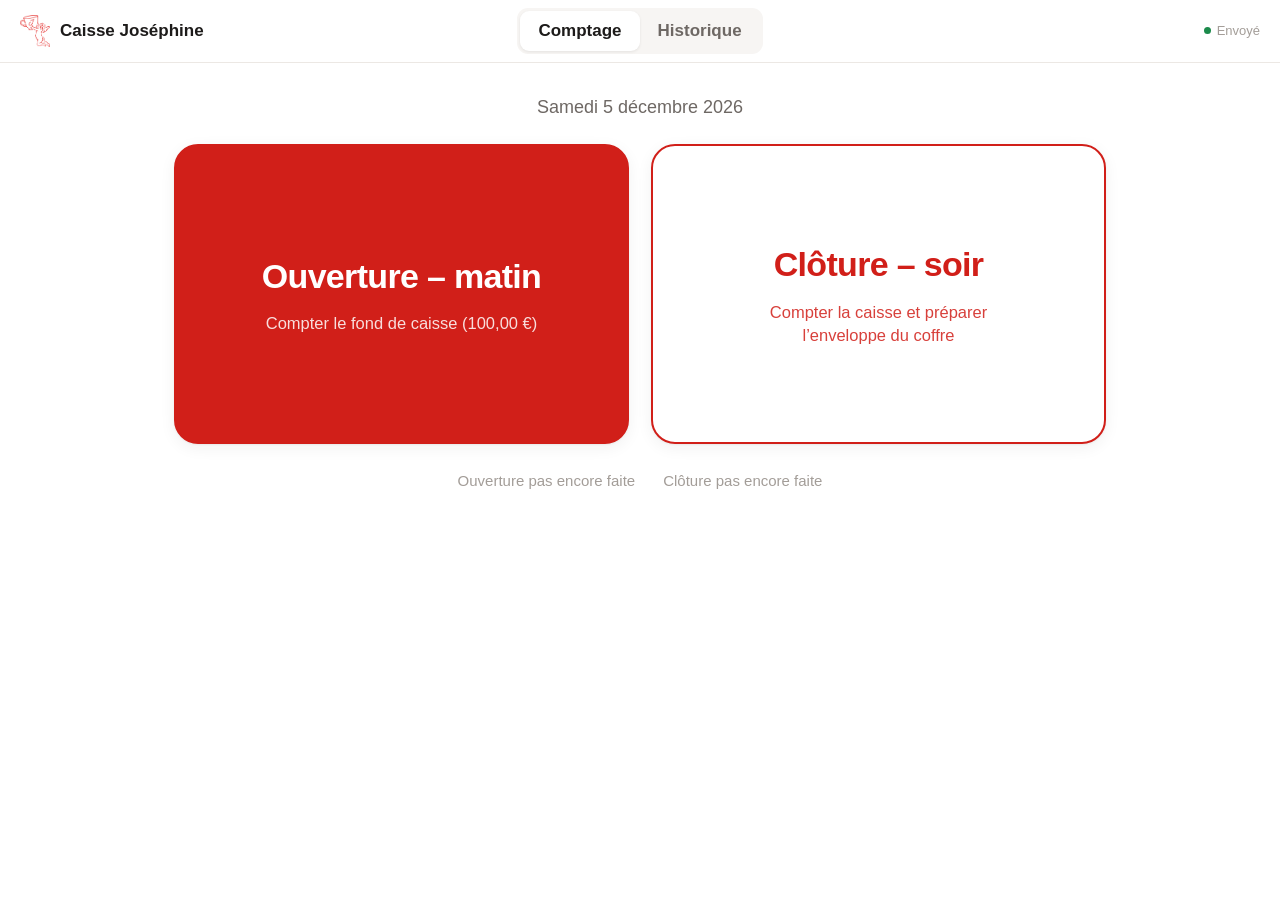
<file: index.html>
<!doctype html>
<html lang="fr">
<head>
  <meta charset="utf-8">
  <meta name="viewport" content="width=device-width, initial-scale=1, viewport-fit=cover">
  <title>Caisse Joséphine</title>
  <meta name="description" content="Comptage de caisse du café Joséphine">
  <meta name="theme-color" content="#ffffff">
  <meta name="color-scheme" content="light">
  <meta name="apple-mobile-web-app-capable" content="yes">
  <meta name="mobile-web-app-capable" content="yes">
  <meta name="apple-mobile-web-app-title" content="Caisse">
  <meta name="apple-mobile-web-app-status-bar-style" content="default">
  <meta name="format-detection" content="telephone=no">
  <link rel="manifest" href="manifest.webmanifest">
  <link rel="icon" type="image/png" sizes="32x32" href="img/favicon-32.png">
  <link rel="apple-touch-icon" sizes="180x180" href="img/icon-180.png">
  <link rel="apple-touch-icon" sizes="167x167" href="img/icon-167.png">
  <link rel="apple-touch-icon" sizes="152x152" href="img/icon-152.png">
  <link rel="stylesheet" href="css/app.css">
  <script src="lib/jspdf.umd.min.js" defer></script>
  <script type="module" src="js/app.js"></script>
</head>
<body>
  <div id="vue"><div class="chargement"><img src="img/logo-small.png" alt="" width="60" height="64"></div></div>
  <div id="modale" hidden></div>
  <noscript>Activez JavaScript pour utiliser la caisse.</noscript>
</body>
</html>
</file>
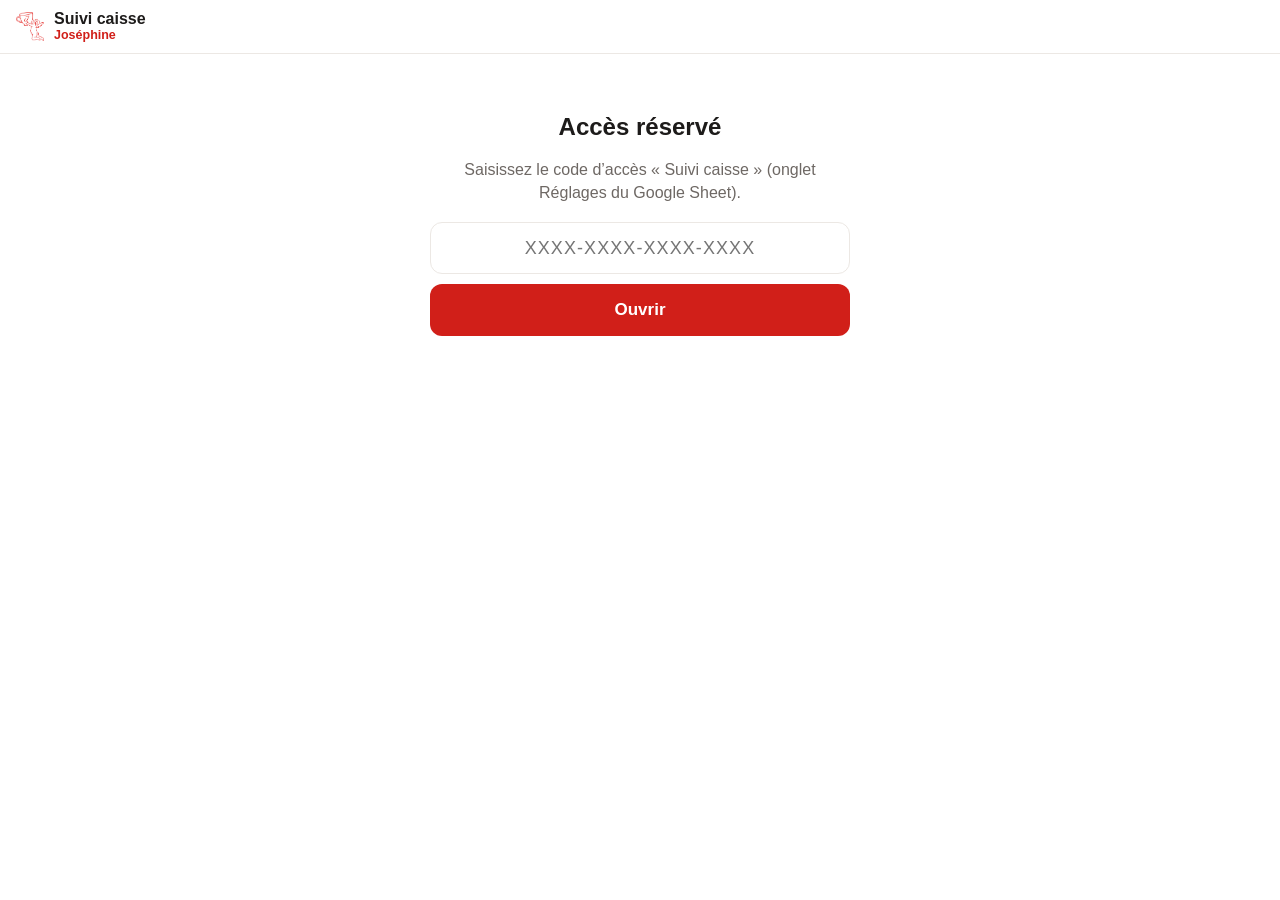
<file: suivi/index.html>
<!doctype html>
<html lang="fr">
<head>
  <meta charset="utf-8">
  <meta name="viewport" content="width=device-width, initial-scale=1, viewport-fit=cover">
  <title>Suivi caisse – Joséphine</title>
  <meta name="robots" content="noindex, nofollow">
  <meta name="referrer" content="no-referrer">
  <meta name="theme-color" content="#ffffff">
  <meta name="color-scheme" content="light">
  <meta name="apple-mobile-web-app-capable" content="yes">
  <meta name="mobile-web-app-capable" content="yes">
  <meta name="apple-mobile-web-app-title" content="Suivi caisse">
  <link rel="icon" type="image/png" sizes="32x32" href="../img/favicon-32.png">
  <link rel="apple-touch-icon" sizes="180x180" href="../img/icon-180.png">
  <link rel="stylesheet" href="suivi.css">
  <script type="module" src="suivi.js"></script>
</head>
<body>
  <header class="barre">
    <div class="marque"><img src="../img/logo-small.png" alt="" width="28" height="30"><div><b>Suivi caisse</b><span>Joséphine</span></div></div>
    <button id="actualiser" class="actualiser" hidden>Actualiser</button>
  </header>
  <main id="page"><p class="attente">Chargement…</p></main>
  <div id="modale" hidden></div>
</body>
</html>
</file>
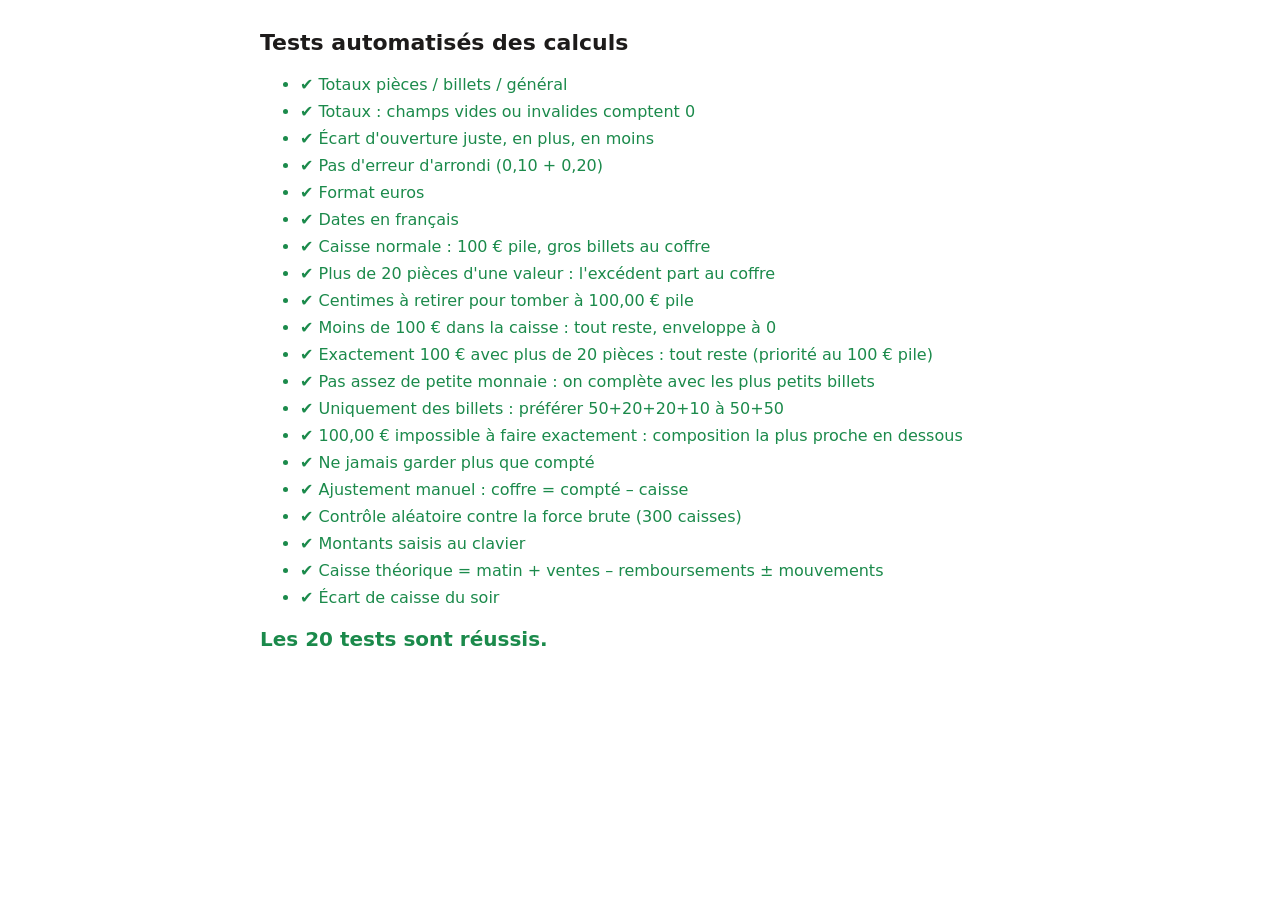
<file: tests/index.html>
<!doctype html>
<html lang="fr">
<head>
  <meta charset="utf-8">
  <meta name="viewport" content="width=device-width, initial-scale=1">
  <title>Tests – Caisse Joséphine</title>
  <style>
    body { font-family: -apple-system, system-ui, sans-serif; max-width: 760px; margin: 30px auto; padding: 0 16px; color: #1D1B1A; background: #fff; }
    h1 { font-size: 22px; } li { padding: 4px 0; } .ok { color: #1B8A4B; } .ko { color: #C46000; font-weight: 600; }
    #bilan { font-size: 20px; font-weight: 700; margin-top: 16px; }
  </style>
</head>
<body>
  <h1>Tests automatisés des calculs</h1>
  <ul id="liste"></ul>
  <p id="bilan">Calcul en cours…</p>
  <script type="module">
    import { bilan } from './calc.test.js';
    const ul = document.getElementById('liste');
    for (const r of bilan.resultats) {
      const li = document.createElement('li');
      li.className = r.ok ? 'ok' : 'ko';
      li.textContent = (r.ok ? '✔ ' : '✘ ') + r.nom + (r.ok ? '' : ' — ' + r.err);
      ul.appendChild(li);
    }
    const n = bilan.resultats.length, ko = bilan.ko.length;
    const b = document.getElementById('bilan');
    b.textContent = ko ? `${ko} test(s) en échec sur ${n}` : `Les ${n} tests sont réussis.`;
    b.className = ko ? 'ko' : 'ok';
  </script>
</body>
</html>
</file>
<file: css/app.css>
/* Caisse Joséphine — rouge #D11F19, texte #1D1B1A, fond blanc. */
:root {
  --rouge: #D11F19; --rouge-fonce: #A8150F; --rouge-pale: #FCEDEC;
  --encre: #1D1B1A; --gris: #6E6864; --gris-clair: #A39D98;
  --ligne: #ECE8E4; --fond: #FFFFFF; --fond-2: #F7F5F3;
  --vert: #1B8A4B; --vert-pale: #E8F5EE;
  --orange: #C46000; --orange-pale: #FFF2E3;
  --jaune-pale: #FFF8DB;
  --rayon: 14px; --ombre: 0 1px 2px rgba(29,27,26,.06), 0 4px 16px rgba(29,27,26,.06);
  --police: -apple-system, BlinkMacSystemFont, "SF Pro Text", "Helvetica Neue", "Segoe UI", Roboto, Arial, sans-serif;
  color-scheme: light;
}
* { box-sizing: border-box; -webkit-tap-highlight-color: transparent; }
html { -webkit-text-size-adjust: 100%; text-size-adjust: 100%; }
body {
  margin: 0; background: var(--fond); color: var(--encre); font-family: var(--police);
  font-size: 17px; line-height: 1.4; font-variant-numeric: tabular-nums;
  padding: env(safe-area-inset-top) env(safe-area-inset-right) env(safe-area-inset-bottom) env(safe-area-inset-left);
  min-height: 100vh; min-height: 100dvh;
}
body.modale-ouverte { overflow: hidden; }
button, input, textarea, select { font: inherit; color: inherit; }
button { touch-action: manipulation; cursor: pointer; }
h1, h2, h3 { margin: 0; letter-spacing: -.01em; }
.chargement { display: grid; place-items: center; height: 80vh; opacity: .6; }
.txt-vert { color: var(--vert); } .txt-orange { color: var(--orange); } .txt-rouge { color: var(--rouge); } .txt-gris { color: var(--gris); }
.centre { text-align: center; }

/* ---------- Boutons ---------- */
.principal, .secondaire, .danger {
  min-height: 52px; padding: 0 22px; border-radius: 12px; border: 0; font-weight: 650; font-size: 17px;
  display: inline-flex; align-items: center; justify-content: center; gap: 8px; text-align: center;
}
.principal { background: var(--rouge); color: #fff; }
.principal:active { background: var(--rouge-fonce); }
.principal:disabled { opacity: .55; }
.secondaire { background: var(--fond-2); color: var(--encre); border: 1px solid var(--ligne); }
.secondaire:active { background: var(--ligne); }
.danger { background: var(--encre); color: #fff; }
.lien { background: none; border: 0; color: var(--rouge); font-weight: 600; padding: 10px 4px; min-height: 44px; }
.danger-lien { background: none; border: 0; color: var(--gris); text-decoration: underline; min-height: 52px; padding: 0 12px; }

/* ---------- Barre du haut ---------- */
.barre {
  position: sticky; top: 0; z-index: 20; background: rgba(255,255,255,.94);
  -webkit-backdrop-filter: saturate(1.6) blur(14px); backdrop-filter: saturate(1.6) blur(14px);
  display: grid; grid-template-columns: 1fr auto 1fr; align-items: center; gap: 12px;
  padding: 8px 20px; min-height: 60px; border-bottom: 1px solid var(--ligne);
}
.marque { display: flex; align-items: center; gap: 10px; font-weight: 700; font-size: 17px; white-space: nowrap; }
.marque img { width: 30px; height: auto; }
.logo-mini { width: 26px; height: auto; }
.retour { justify-self: start; background: none; border: 0; color: var(--rouge); font-weight: 600; font-size: 17px; min-height: 44px; padding: 0 6px 0 0; }
.titre-barre { font-weight: 700; display: flex; align-items: center; gap: 8px; white-space: nowrap; overflow: hidden; text-overflow: ellipsis; }
.droite { justify-self: end; display: flex; align-items: center; gap: 12px; }
.onglets { display: flex; background: var(--fond-2); border-radius: 11px; padding: 3px; }
.onglets button { border: 0; background: none; padding: 0 18px; min-height: 40px; border-radius: 9px; font-weight: 600; color: var(--gris); }
.onglets button.actif { background: #fff; color: var(--encre); box-shadow: 0 1px 3px rgba(0,0,0,.08); }
.envoi { font-size: 13px; color: var(--gris-clair); white-space: nowrap; }
.envoi::before { content: ""; display: inline-block; width: 7px; height: 7px; border-radius: 50%; margin-right: 6px; vertical-align: 1px; background: currentColor; }
.envoi:empty::before { display: none; }
.envoi.ok { color: var(--gris-clair); } .envoi.ok::before { background: var(--vert); }
.envoi.attente { color: var(--gris); } .envoi.attente::before { background: var(--orange); }

.badge { display: inline-block; font-size: 12.5px; font-weight: 700; letter-spacing: .02em; padding: 3px 9px; border-radius: 99px; text-transform: uppercase; }
.badge.ouv { background: #EEF2F7; color: #2F4F7A; }
.badge.clo { background: var(--rouge-pale); color: var(--rouge); }

/* ---------- Accueil ---------- */
.accueil { max-width: 980px; margin: 0 auto; padding: 32px 24px 40px; }
.date-jour { text-align: center; color: var(--gris); margin: 0 0 24px; font-size: 18px; }
.choix-grille { display: grid; grid-template-columns: 1fr 1fr; gap: 22px; }
.choix {
  min-height: 300px; border-radius: 24px; border: 2px solid var(--rouge); background: #fff; color: var(--rouge);
  display: flex; flex-direction: column; align-items: center; justify-content: center; gap: 12px; padding: 24px;
  box-shadow: var(--ombre); transition: transform .08s;
}
.choix:active { transform: scale(.985); }
.choix.reco { background: var(--rouge); color: #fff; }
.choix-titre { font-size: 34px; font-weight: 750; letter-spacing: -.02em; }
.choix-sous { font-size: 16.5px; opacity: .85; max-width: 300px; }
.jour-etat { display: flex; justify-content: center; gap: 28px; margin-top: 26px; color: var(--gris-clair); font-size: 15px; flex-wrap: wrap; }
.jour-etat .fait { color: var(--vert); font-weight: 600; }
.reprise { display: flex; align-items: center; justify-content: space-between; gap: 12px; background: var(--jaune-pale); border-radius: 12px; padding: 6px 8px 6px 18px; margin-bottom: 20px; }

/* ---------- Résumé (totaux) ---------- */
.resume { position: sticky; top: 60px; z-index: 15; background: #fff; border-bottom: 1px solid var(--ligne); padding: 12px 20px; display: flex; gap: 20px; align-items: stretch; flex-wrap: wrap; }
.totaux { display: flex; gap: 22px; align-items: flex-end; flex: 1 1 420px; }
.totaux div { display: flex; flex-direction: column; }
.totaux span, .trio span { font-size: 12.5px; color: var(--gris); text-transform: uppercase; letter-spacing: .04em; font-weight: 600; }
.totaux b { font-size: 20px; font-weight: 650; }
.totaux .general { margin-left: auto; text-align: right; }
.totaux .general span { color: var(--rouge); }
.totaux .general b { font-size: 36px; font-weight: 800; letter-spacing: -.02em; line-height: 1.05; }
.controle { flex: 1 1 360px; display: flex; flex-direction: column; gap: 6px; border-left: 1px solid var(--ligne); padding-left: 20px; }
.trio { display: grid; grid-template-columns: repeat(3, 1fr); gap: 10px; }
.trio div { display: flex; flex-direction: column; }
.trio b { font-size: 18px; }
.statut { border-radius: 10px; padding: 6px 12px; font-weight: 700; text-align: center; font-size: 16px; }
.statut.vert { background: var(--vert-pale); color: var(--vert); }
.statut.orange { background: var(--orange-pale); color: var(--orange); }
.statut.neutre { background: var(--fond-2); color: var(--gris); font-weight: 500; }
.statut.grand { font-size: 22px; padding: 16px; margin: 18px 0; }
.msg-ecart { margin: 0; color: var(--orange); font-size: 14.5px; text-align: center; }

/* ---------- Écran de comptage ---------- */
.comptage { display: grid; grid-template-columns: 1fr; gap: 8px 32px; padding: 10px 20px 120px; max-width: 1200px; margin: 0 auto; }
.groupe h2 { font-size: 13px; text-transform: uppercase; letter-spacing: .08em; color: var(--gris); padding: 14px 4px 6px; }
.ligne { display: grid; grid-template-columns: 58px 76px 1fr 120px; align-items: center; gap: 10px; min-height: 66px; padding: 4px; border-bottom: 1px solid var(--ligne); }
.vis { display: flex; align-items: center; justify-content: center; }
.visuel.piece { width: 50px; height: 50px; }
.visuel.billet { width: 58px; height: 34px; }
.lib { font-weight: 650; font-size: 18px; white-space: nowrap; }
.saisie { display: flex; align-items: center; gap: 8px; justify-content: center; }
.pm {
  width: 48px; height: 48px; border-radius: 12px; border: 1px solid var(--ligne); background: var(--fond-2);
  font-size: 26px; font-weight: 500; line-height: 1; display: grid; place-items: center; color: var(--encre); flex: none;
}
.pm:active { background: var(--ligne); }
.pm:disabled { opacity: .3; }
.saisie input {
  width: 88px; height: 50px; text-align: center; font-size: 22px; font-weight: 650; border-radius: 12px;
  border: 1.5px solid var(--ligne); background: #fff; outline: none; -webkit-appearance: none; appearance: none;
}
.saisie input:focus { border-color: var(--rouge); box-shadow: 0 0 0 3px var(--rouge-pale); }
.saisie input::placeholder { color: #CFC9C4; }
.st { text-align: right; font-weight: 600; color: var(--gris); font-size: 17px; }
.aide { color: var(--gris); font-size: 14.5px; margin: 14px 4px; }
.actions {
  position: fixed; left: 0; right: 0; bottom: 0; z-index: 18; display: flex; gap: 12px; justify-content: space-between;
  padding: 12px 20px calc(12px + env(safe-area-inset-bottom)); background: rgba(255,255,255,.96);
  -webkit-backdrop-filter: blur(12px); backdrop-filter: blur(12px); border-top: 1px solid var(--ligne);
}
.actions .principal { flex: 1; max-width: 560px; min-height: 60px; font-size: 19px; }

/* ---------- Répartition ---------- */
.resume.repart { justify-content: space-between; align-items: center; }
.fond { display: flex; align-items: baseline; gap: 10px; padding: 10px 18px; border-radius: 14px; flex-wrap: wrap; }
.fond span { font-weight: 650; }
.fond b { font-size: 28px; font-weight: 800; }
.fond small { color: var(--gris); font-size: 16px; }
.fond.ok { background: var(--vert-pale); color: var(--vert); }
.fond.alerte { background: var(--orange-pale); color: var(--orange); }
.enveloppe { text-align: right; display: flex; flex-direction: column; }
.enveloppe span { font-size: 13px; color: var(--rouge); text-transform: uppercase; letter-spacing: .05em; font-weight: 700; }
.enveloppe b { font-size: 46px; font-weight: 800; color: var(--rouge); letter-spacing: -.02em; line-height: 1.05; }
.repartition { max-width: 1000px; margin: 0 auto; padding: 14px 20px 120px; }
.message { border-radius: 12px; padding: 12px 16px; margin: 0 0 12px; font-size: 15.5px; }
.message.orange { background: var(--orange-pale); color: #7A3D00; }
.message.jaune { background: var(--jaune-pale); color: #6B5200; }
table { width: 100%; border-collapse: collapse; }
.table-repart th, .table-detail th { text-align: left; font-size: 12.5px; text-transform: uppercase; letter-spacing: .05em; color: var(--gris); padding: 10px 8px; border-bottom: 1.5px solid var(--encre); }
.table-repart td, .table-detail td { padding: 8px; border-bottom: 1px solid var(--ligne); vertical-align: middle; }
.table-repart .num, .table-detail .num { text-align: right; }
.table-repart th.num { text-align: right; }
.table-repart td.val, .table-detail td.val { font-weight: 650; white-space: nowrap; }
.vis-mini { display: inline-flex; width: 40px; justify-content: center; margin-right: 8px; vertical-align: middle; }
.vis-mini .visuel.piece { width: 32px; height: 32px; } .vis-mini .visuel.billet { width: 38px; height: 22px; }
.saisie.petite { justify-content: flex-start; gap: 10px; }
.saisie.petite b { min-width: 34px; text-align: center; font-size: 20px; }
.caisse small, .coffre small { display: block; font-size: 12.5px; margin-top: 2px; }
.coffre small { color: var(--gris); }
.pastille { display: inline-block; background: var(--rouge-pale); color: var(--rouge); font-weight: 700; padding: 4px 10px; border-radius: 99px; white-space: nowrap; }
.zero { color: var(--gris-clair); }
tr.depasse td { background: var(--jaune-pale); }
.table-repart tfoot td, .table-detail tfoot td { font-weight: 650; border-bottom: 0; padding-top: 12px; }
.table-detail tfoot tr.fort td { font-size: 19px; font-weight: 800; border-top: 1.5px solid var(--encre); }
.table-detail tr.nul td { color: var(--gris-clair); }
.vide { color: var(--gris); text-align: center; padding: 40px 0; }

/* ---------- Modale ---------- */
#modale { position: fixed; inset: 0; z-index: 50; display: grid; place-items: center; padding: 20px; }
#modale[hidden] { display: none; }
.voile { position: absolute; inset: 0; background: rgba(29,27,26,.38); }
.carte-modale {
  position: relative; background: #fff; border-radius: 20px; padding: 26px; width: min(560px, 100%);
  max-height: calc(100dvh - 40px); overflow: auto; box-shadow: 0 20px 60px rgba(0,0,0,.25);
  animation: monte .16s ease-out;
}
@keyframes monte { from { transform: translateY(10px); opacity: 0; } }
.carte-modale h2 { font-size: 23px; margin-bottom: 10px; }
.carte-modale p { margin: 8px 0; color: var(--gris); }
.recap-modale { display: flex; flex-wrap: wrap; gap: 8px; align-items: center; color: var(--encre) !important; }
.etiquette { display: block; font-weight: 650; margin: 18px 0 8px; font-size: 15px; }
.etiquette.important { color: var(--orange); }
.prenoms { display: flex; flex-wrap: wrap; gap: 8px; margin-bottom: 10px; }
.puce { border: 1.5px solid var(--ligne); background: #fff; border-radius: 99px; padding: 0 18px; min-height: 46px; font-weight: 600; display: inline-flex; align-items: center; gap: 6px; }
.puce.choisie { background: var(--encre); border-color: var(--encre); color: #fff; }
.puce .x { border: 0; background: none; font-size: 22px; color: var(--gris); min-width: 32px; min-height: 40px; }
input[type=text], input[type=date], textarea {
  width: 100%; border: 1.5px solid var(--ligne); border-radius: 12px; padding: 12px 14px; font-size: 17px; background: #fff; outline: none;
  -webkit-appearance: none; appearance: none; min-height: 50px;
}
input[type=text]:focus, input[type=date]:focus, textarea:focus { border-color: var(--rouge); box-shadow: 0 0 0 3px var(--rouge-pale); }
textarea { resize: vertical; }
textarea.important { border-color: var(--orange); background: var(--orange-pale); }
.confirmer { display: flex; gap: 12px; align-items: flex-start; margin-top: 16px; background: var(--orange-pale); color: #7A3D00; border-radius: 12px; padding: 14px; }
.confirmer input, .case input { width: 26px; height: 26px; flex: none; accent-color: var(--rouge); margin: 0; }
.secoue { animation: secoue .4s; }
@keyframes secoue { 25% { transform: translateX(-6px); } 75% { transform: translateX(6px); } }
.boutons { display: flex; gap: 12px; justify-content: flex-end; margin-top: 22px; }
.boutons > * { flex: 1; }

/* ---------- Fin ---------- */
.fin { max-width: 900px; margin: 0 auto; padding: 32px 24px 48px; text-align: center; }
.fin h1 { font-size: 30px; }
.fin .sous { color: var(--gris); margin: 6px 0 20px; text-transform: none; }
.coche { width: 76px; height: 76px; border-radius: 50%; background: var(--vert-pale); color: var(--vert); font-size: 40px; display: grid; place-items: center; margin: 10px auto 16px; font-weight: 800; }
.rappel { background: #EEF2F7; color: #20395C; border-radius: 14px; padding: 18px; font-size: 18px; margin: 10px 0 24px; }
.boutons-fin { display: flex; gap: 14px; justify-content: center; margin-top: 26px; flex-wrap: wrap; }
.boutons-fin > button { min-width: 220px; min-height: 58px; }
.fin-grille { display: grid; grid-template-columns: 1fr 1fr; gap: 16px; margin-top: 16px; text-align: left; }
.bloc { background: var(--fond-2); border-radius: 18px; padding: 20px; }
.bloc h2 { font-size: 15px; text-transform: uppercase; letter-spacing: .06em; color: var(--gris); margin-bottom: 10px; }
.bloc.square { display: flex; flex-direction: column; justify-content: center; gap: 8px; }
.bloc.square span { color: var(--gris); font-weight: 600; }
.bloc.square b { font-size: 44px; font-weight: 800; letter-spacing: -.02em; }
.bloc.env { background: #fff; border: 3px dashed var(--rouge); text-align: center; }
.etiq { font-size: 13px; font-weight: 700; text-transform: uppercase; letter-spacing: .06em; color: var(--rouge); }
.env-date { font-size: 28px; font-weight: 700; margin-top: 8px; }
.env-montant { font-size: 58px; font-weight: 850; color: var(--rouge); letter-spacing: -.02em; line-height: 1.1; }
.detail-env { list-style: none; margin: 0; padding: 0; }
.detail-env li { display: flex; justify-content: space-between; padding: 8px 0; border-bottom: 1px solid var(--ligne); font-size: 17px; }
.case { display: flex; gap: 12px; align-items: center; min-height: 52px; font-size: 17px; }

/* ---------- Historique ---------- */
.historique, .detail, .reglages { max-width: 1000px; margin: 0 auto; padding: 18px 20px 60px; }
.filtres { display: flex; gap: 12px; align-items: flex-end; flex-wrap: wrap; margin-bottom: 10px; }
.champ-date { display: flex; align-items: center; gap: 8px; }
.champ-date span { font-weight: 600; color: var(--gris); }
.champ-date input { width: 190px; }
.segment { display: flex; background: var(--fond-2); border-radius: 12px; padding: 3px; }
.segment button { border: 0; background: none; min-height: 44px; padding: 0 14px; border-radius: 10px; font-weight: 600; color: var(--gris); }
.segment button.actif { background: #fff; color: var(--encre); box-shadow: 0 1px 3px rgba(0,0,0,.08); }
.filtres .secondaire { margin-left: auto; }
.jour h3 { font-size: 15px; color: var(--gris); font-weight: 650; margin: 22px 2px 8px; }
.cartes { display: grid; grid-template-columns: 1fr 1fr; gap: 12px; }
.carte-c { text-align: left; background: #fff; border: 1px solid var(--ligne); border-radius: 16px; padding: 14px 16px; box-shadow: var(--ombre); display: flex; flex-direction: column; gap: 6px; min-height: 44px; }
.carte-c:active { background: var(--fond-2); }
.carte-c .haut { display: flex; align-items: center; gap: 10px; }
.carte-c .heure { font-weight: 650; }
.carte-c .sync { margin-left: auto; font-size: 12px; color: var(--gris-clair); }
.carte-c .sync::before { content: ""; display: inline-block; width: 6px; height: 6px; border-radius: 50%; margin-right: 5px; vertical-align: 1px; }
.carte-c .sync.ok::before { background: var(--vert); } .carte-c .sync.att::before { background: var(--orange); }
.carte-c .montant { font-size: 26px; font-weight: 800; letter-spacing: -.01em; }
.carte-c .infos { display: flex; flex-wrap: wrap; gap: 4px 14px; font-size: 14.5px; color: var(--gris); }
.pied-historique { display: flex; justify-content: space-between; align-items: center; margin-top: 34px; border-top: 1px solid var(--ligne); padding-top: 10px; }
.version { color: var(--gris-clair); font-size: 13px; }
.rang { display: flex; gap: 10px; align-items: center; flex-wrap: wrap; margin-top: 10px; }
.rang input { flex: 1; min-width: 200px; }
.rang.dates label { flex: 1; margin: 0; }
.rang.dates input { margin-top: 6px; }

/* ---------- Détail ---------- */
.infos-detail { display: grid; grid-template-columns: repeat(5, auto); gap: 12px 22px; justify-content: start; margin-bottom: 18px; }
.infos-detail div { display: flex; flex-direction: column; gap: 3px; align-items: flex-start; }
.infos-detail span, .observation span { font-size: 12.5px; text-transform: uppercase; letter-spacing: .05em; color: var(--gris); font-weight: 600; }
.grand-trio { background: var(--fond-2); border-radius: 16px; padding: 14px 18px; margin-bottom: 18px; }
.grand-trio b { font-size: 24px; }
.observation { margin-top: 18px; background: var(--fond-2); border-radius: 14px; padding: 14px 16px; }
.observation p { margin: 6px 0 0; white-space: pre-wrap; }

/* ---------- Réglages ---------- */
.reglages .bloc { margin-bottom: 16px; }
.bouton-fichier { position: relative; overflow: hidden; }
.bouton-fichier input { position: absolute; inset: 0; opacity: 0; font-size: 100px; cursor: pointer; }
code { background: var(--fond-2); padding: 1px 6px; border-radius: 6px; font-size: .92em; }

/* ---------- iPad paysage / grands écrans ---------- */
@media (min-width: 1020px) {
  .comptage { grid-template-columns: 1.15fr 1fr; }
}
/* ---------- Téléphone ---------- */
@media (max-width: 700px) {
  body { font-size: 16px; }
  .barre { padding: 6px 12px; grid-template-columns: auto 1fr auto; }
  .marque span { display: none; }
  .onglets { justify-self: center; }
  .onglets button { padding: 0 12px; }
  .envoi { font-size: 0; } .envoi::before { margin: 0; }
  .choix-grille, .fin-grille, .cartes { grid-template-columns: 1fr; }
  .choix { min-height: 170px; }
  .choix-titre { font-size: 27px; }
  .resume { padding: 10px 12px; gap: 10px; top: 56px; }
  .totaux { gap: 12px; flex-basis: 100%; }
  .totaux b { font-size: 16px; }
  .totaux .general b { font-size: 28px; }
  .controle { border-left: 0; padding-left: 0; flex-basis: 100%; }
  .comptage, .repartition, .historique, .detail, .reglages { padding-left: 12px; padding-right: 12px; }
  .ligne { grid-template-columns: 44px 1fr auto; grid-template-rows: auto auto; gap: 2px 8px; }
  .ligne .vis { grid-row: span 2; }
  .ligne .saisie { grid-column: 3; grid-row: 1 / span 2; }
  .ligne .st { grid-column: 2; grid-row: 2; text-align: left; font-size: 14px; }
  .visuel.piece { width: 40px; height: 40px; } .visuel.billet { width: 44px; height: 26px; }
  .pm { width: 44px; height: 44px; }
  .saisie input { width: 66px; }
  .enveloppe b { font-size: 34px; }
  .fond b { font-size: 22px; }
  .vis-mini { display: none; }
  .table-repart th, .table-repart td { padding: 6px 4px; font-size: 15px; }
  .saisie.petite { gap: 4px; }
  .infos-detail { grid-template-columns: 1fr 1fr; }
  .table-detail th, .table-detail td { padding: 6px 3px; font-size: 14px; }
  .actions { padding-left: 12px; padding-right: 12px; }
  .actions .secondaire { padding: 0 12px; font-size: 15px; }
  .actions .principal { font-size: 16px; }
  .env-montant { font-size: 44px; }
  .filtres .secondaire { margin-left: 0; }
  .logo-mini { display: none; }
  .table-repart th { font-size: 10.5px; letter-spacing: .02em; padding: 6px 3px; }
  .table-repart td { padding: 6px 3px; }
  .saisie.petite .pm { width: 36px; height: 40px; font-size: 22px; }
  .saisie.petite b { min-width: 26px; font-size: 17px; }
  .pastille { padding: 3px 7px; font-size: 13.5px; }
  .coffre small, .caisse small { font-size: 11px; }
  .table-repart td.val { white-space: nowrap; font-size: 14.5px; }
  .resume.repart { flex-wrap: nowrap; }
  .enveloppe span { font-size: 11px; }
  .fond { flex-direction: column; gap: 0; padding: 8px 12px; }
}
.date-jour::first-letter, .jour h3::first-letter, .env-date::first-letter, .titre-barre span::first-letter { text-transform: uppercase; }
/* Fin d'ouverture : montant à saisir dans Square, en très grand */
.saisir-square { display: flex; flex-direction: column; align-items: center; gap: 4px; background: #EEF2F7; color: #20395C; border-radius: 20px; padding: 26px 20px; margin: 18px 0 14px; }
.saisir-square span { font-size: 22px; font-weight: 700; }
.saisir-square b { font-size: 76px; font-weight: 850; letter-spacing: -.02em; line-height: 1.05; color: var(--encre); }
.saisir-square small { font-size: 16px; color: #4A5D78; }
@media (max-width: 700px) { .saisir-square b { font-size: 54px; } }

/* ---------- Écran de comptage : liste à gauche, panneau des totaux à droite ---------- */
.comptage-grille { display: grid; grid-template-columns: minmax(0, 1fr) 340px; gap: 28px; max-width: 1200px; margin: 0 auto; padding: 6px 20px 30px; align-items: start; }
.comptage-grille .comptage { display: block; padding: 0; max-width: none; margin: 0; }
.raz-zone { padding: 22px 4px 8px; }
.panneau { position: sticky; top: 76px; background: var(--fond-2); border-radius: 20px; padding: 20px; display: flex; flex-direction: column; gap: 4px; margin-top: 16px; }
.ligne-total { display: flex; justify-content: space-between; align-items: baseline; gap: 12px; padding: 7px 0; }
.ligne-total span { color: var(--gris); font-weight: 600; font-size: 16px; }
.ligne-total b { font-size: 21px; font-weight: 650; }
.ligne-total.general { border-top: 1.5px solid var(--encre); margin-top: 6px; padding-top: 14px; }
.ligne-total.general span { color: var(--rouge); font-weight: 750; font-size: 18px; }
.ligne-total.general b { font-size: 40px; font-weight: 850; letter-spacing: -.02em; line-height: 1.05; }
.panneau .controle { flex: none; border: 0; padding: 12px 0 0; margin-top: 8px; border-top: 1px solid var(--ligne); gap: 0; display: flex; flex-direction: column; }
.panneau .controle .statut { margin-top: 8px; }
.panneau .msg-ecart { margin-top: 8px; }
.panneau .valider { margin-top: 16px; min-height: 64px; font-size: 19px; width: 100%; }
/* iPad portrait */
@media (max-width: 1000px) {
  .comptage-grille { grid-template-columns: minmax(0, 1fr) 280px; gap: 20px; }
  .comptage-grille .ligne { grid-template-columns: 46px 62px minmax(0, 1fr) 92px; gap: 6px; }
  .comptage-grille .saisie input { width: 70px; }
  .comptage-grille .visuel.piece { width: 42px; height: 42px; } .comptage-grille .visuel.billet { width: 46px; height: 28px; }
  .ligne-total.general { flex-direction: column; align-items: flex-start; gap: 2px; }
  .ligne-total.general b { font-size: 38px; }
}
/* Téléphone : le panneau devient une barre fixe en bas */
@media (max-width: 760px) {
  .comptage-grille { display: block; padding: 0 12px 0; }
  .comptage-grille .ligne { grid-template-columns: 44px 1fr auto; gap: 2px 8px; }
  .comptage-grille .saisie input { width: 66px; }
  .panneau { position: sticky; top: auto; bottom: 0; margin: 12px -12px 0; border-radius: 18px 18px 0 0; padding: 10px 14px calc(12px + env(safe-area-inset-bottom)); box-shadow: 0 -4px 16px rgba(0,0,0,.06); }
  .panneau .detail-total, .panneau .msg-ecart { display: none; }
  .ligne-total.general { flex-direction: row; align-items: baseline; border-top: 0; margin-top: 0; padding-top: 2px; }
  .ligne-total.general b { font-size: 28px; }
  .panneau .controle { padding-top: 4px; margin-top: 2px; }
  .panneau .controle .ligne-total { padding: 2px 0; }
  .panneau .valider { margin-top: 8px; min-height: 52px; font-size: 17px; }
}

/* ---------- Répartition : 4 colonnes égales et bien séparées ---------- */
.table-repart { table-layout: fixed; }
.table-repart th, .table-repart td { width: 25%; text-align: center; }
.table-repart th.num, .table-repart td.num { text-align: center; }
.table-repart th:first-child, .table-repart td:first-child { text-align: left; padding-left: 14px; }
.table-repart th + th, .table-repart td + td { border-left: 1px solid var(--ligne); }
.table-repart .saisie.petite { justify-content: center; }
.table-repart td.coffre .pastille { margin: 0 auto; }
/* Fond de caisse : texte coloré, sans fond, plus discret */
.fond.ok, .fond.alerte { background: none; padding: 4px 0; }
.fond span { font-size: 17px; }
.fond b { font-size: 24px; }
@media (max-width: 700px) {
  .table-repart { table-layout: auto; }
  .table-repart th, .table-repart td { width: auto; }
  .table-repart th:first-child, .table-repart td:first-child { padding-left: 4px; }
}

/* Fenêtre de validation : récapitulatif aligné */
.recap-modale { display: block; margin: 6px 0 4px; }
.recap-lignes { background: var(--fond-2); border-radius: 12px; padding: 4px 14px; margin-top: 10px; }
.recap-lignes .ligne-total { padding: 6px 0; }
.recap-lignes .ligne-total + .ligne-total { border-top: 1px solid var(--ligne); }
.recap-lignes .ligne-total b { font-size: 19px; }

/* ---------- Tout voir sans faire défiler (iPad) ---------- */
.comptage-grille .groupe h2 { display: none; }
.comptage-grille .groupe + .groupe { border-top: 3px solid var(--ligne); }
.comptage-grille .ligne { min-height: 52px; padding: 2px 4px; }
.comptage-grille .pm { height: 44px; }
.comptage-grille .saisie input { height: 44px; font-size: 21px; }
.comptage-grille .visuel.piece { width: 40px; height: 40px; }
.comptage-grille .visuel.billet { width: 50px; height: 30px; }
.raz-zone { padding: 10px 4px 0; }
.raz-zone .secondaire { min-height: 46px; }
/* Répartition en deux colonnes : tableau à gauche, panneau à droite */
.repart-grille .repartition { max-width: none; margin: 0; padding: 10px 0 0; }
.repart-grille .table-repart td { padding: 3px 8px; height: 52px; }
.repart-grille .table-repart th { padding: 8px; }
.repart-grille .table-repart .pm { width: 44px; height: 44px; }
.repart-grille .table-repart tfoot td { padding-top: 10px; height: auto; }
.repart-grille .coffre small { font-size: 11.5px; margin-top: 1px; }
.repart-grille .panneau { gap: 2px; }
.repart-grille .panneau .ligne-total.fond-ligne b { font-size: 28px; font-weight: 800; }
.repart-grille .panneau .ligne-total small { font-size: 14px; }
.repart-grille .panneau .ligne-total + .ligne-total:not(.general) { padding-top: 0; }
.repart-grille .panneau .secondaire { margin-top: 8px; min-height: 48px; width: 100%; }
.repart-grille .panneau .lien { align-self: flex-start; }
@media (max-width: 760px) {
  .repart-grille .table-repart td { height: auto; padding: 6px 3px; }
  .repart-grille .panneau .secondaire { display: none; }
}
/* ajustement final de hauteur */
.comptage-grille { padding-bottom: 10px; }
.comptage-grille .ligne { min-height: 50px; padding: 1px 4px; }
.repart-grille .table-repart td { height: 48px; padding: 2px 8px; }
.repart-grille .table-repart .pm { width: 42px; height: 42px; }
.repart-grille .table-repart th { padding: 6px 8px; }
.repart-grille .table-repart tfoot td { padding-top: 8px; padding-bottom: 4px; }
.repart-grille .panneau .ligne-total.general { flex-direction: column; align-items: flex-start; gap: 2px; }
@media (max-width: 760px) {
  .repart-grille .table-repart .pm { width: 34px; height: 38px; font-size: 20px; }
  .repart-grille .table-repart td { height: auto; padding: 5px 2px; }
  .repart-grille .table-repart td.val { font-size: 14px; }
  .repart-grille .saisie.petite { gap: 2px; }
  .repart-grille .saisie.petite b { min-width: 22px; font-size: 16px; }
  .repart-grille .panneau .ligne-total small { display: none; }
  .repart-grille .panneau .ligne-total.general { flex-direction: row; align-items: baseline; }
  .repart-grille .panneau .ligne-total.fond-ligne b { font-size: 22px; }
}

/* ---------- Caisse théorique ---------- */
.panneau .sous-ligne { display: block; color: var(--gris-clair); font-size: 12.5px; margin: -6px 0 2px; }
.lien.mini { font-size: 13.5px; min-height: 32px; padding: 2px 0; }
.lien.ajout { align-self: flex-start; }
.mvt { display: flex; justify-content: space-between; align-items: center; font-size: 14px; color: var(--gris); padding-left: 8px; }
.mvt .x { border: 0; background: none; font-size: 20px; color: var(--gris); min-width: 36px; min-height: 32px; }
.ligne-total.theo { border-top: 1px solid var(--ligne); margin-top: 4px; }
.ligne-total.theo b { font-size: 22px; font-weight: 800; }
.panneau #theorique { flex: none; border-top: 1px solid var(--ligne); padding-top: 8px; margin-top: 8px; display: flex; flex-direction: column; }
.panneau #theorique .ligne-total { padding: 4px 0; }
.panneau #theorique .ligne-total b { font-size: 18px; }
.segment.sens { margin: 6px 0 4px; }
.segment.sens button { flex: 1; min-height: 46px; }
.segment.sens button.actif { color: var(--rouge); }
.bloc.square.ecart-vert b { color: var(--vert); }
.bloc.square.ecart-orange b { color: var(--orange); }
.bloc.square small { color: var(--gris); font-size: 15px; }
.controle-detail { background: var(--fond-2); border-radius: 16px; padding: 10px 18px; margin-bottom: 18px; }
.controle-detail .ligne-total { padding: 6px 0; }
.controle-detail .ligne-total.sous span { padding-left: 14px; font-weight: 500; font-size: 14.5px; }
.controle-detail .ligne-total.sous b { font-size: 15px; font-weight: 500; color: var(--gris); }
.controle-detail .ligne-total.fort { border-top: 1px solid var(--ligne); }
.controle-detail .ligne-total.fort b { font-weight: 800; }
.repart-grille .ecart-ligne { border-top: 1px solid var(--ligne); margin-top: 6px; }
@media (max-width: 760px) {
  .panneau #theorique > *:not(.theo):not(.ecart-l) { display: none; }
  .panneau #theorique { padding-top: 2px; margin-top: 2px; }
}
.code-chiffres { font-size: 28px !important; letter-spacing: .4em; text-align: center; }

/* Caisse fausse : écart en rouge */
.txt-ecart { color: var(--rouge) !important; }
.msg-ecart { color: var(--rouge) !important; }
.statut.rouge { background: var(--rouge-pale); color: var(--rouge); }
.bloc.square.ecart-rouge b { color: var(--rouge); }

/* Mouvement exceptionnel : une seule ligne compacte */
.ligne-total.mvt-l span { font-size: 15px; color: var(--gris); overflow: hidden; text-overflow: ellipsis; white-space: nowrap; }
.ligne-total.mvt-l b { display: flex; align-items: center; gap: 2px; white-space: nowrap; }
.ligne-total.mvt-l .x { border: 0; background: none; font-size: 20px; color: var(--gris); min-width: 32px; min-height: 28px; padding: 0; }
</file>
<file: suivi/suivi.css>
:root {
  --rouge: #D11F19; --rouge-pale: #FCEDEC; --encre: #1D1B1A; --gris: #6E6864; --gris-clair: #A39D98;
  --ligne: #ECE8E4; --fond-2: #F7F5F3; --vert: #1B8A4B; --vert-pale: #E8F5EE; --orange: #C46000; --orange-pale: #FFF2E3;
  --police: -apple-system, BlinkMacSystemFont, "SF Pro Text", "Helvetica Neue", "Segoe UI", Roboto, Arial, sans-serif;
  color-scheme: light;
}
* { box-sizing: border-box; -webkit-tap-highlight-color: transparent; }
html { -webkit-text-size-adjust: 100%; }
body { margin: 0; background: #fff; color: var(--encre); font-family: var(--police); font-size: 16px; line-height: 1.4; font-variant-numeric: tabular-nums;
  padding: env(safe-area-inset-top) env(safe-area-inset-right) env(safe-area-inset-bottom) env(safe-area-inset-left); }
button, input { font: inherit; color: inherit; }
button { cursor: pointer; touch-action: manipulation; }
h1, h2, h3 { margin: 0; }
.barre { position: sticky; top: 0; z-index: 5; display: flex; align-items: center; justify-content: space-between; padding: 10px 16px;
  background: rgba(255,255,255,.94); -webkit-backdrop-filter: blur(14px); backdrop-filter: blur(14px); border-bottom: 1px solid var(--ligne); }
.marque { display: flex; align-items: center; gap: 10px; }
.marque img { width: 28px; height: auto; }
.marque div { display: flex; flex-direction: column; line-height: 1.15; }
.marque span { font-size: 12.5px; color: var(--rouge); font-weight: 600; }
.actualiser { border: 1px solid var(--ligne); background: var(--fond-2); border-radius: 10px; min-height: 40px; padding: 0 14px; font-weight: 600; }
#page { max-width: 760px; margin: 0 auto; padding: 16px 16px 40px; }
.attente { color: var(--gris); text-align: center; padding: 40px 0; }
.bandeau { background: var(--orange-pale); color: #7A3D00; border-radius: 10px; padding: 8px 12px; font-size: 14px; }
.aujourdhui h1 { font-size: 26px; letter-spacing: -.01em; display: flex; align-items: baseline; gap: 10px; flex-wrap: wrap; }
.aujourdhui h1 span { font-size: 16px; color: var(--gris); font-weight: 500; }
.tuiles { display: grid; grid-template-columns: 1fr 1fr; gap: 10px; margin-top: 12px; }
.tuile { text-align: left; border: 1px solid var(--ligne); border-radius: 16px; padding: 14px; background: #fff; display: flex; flex-direction: column; gap: 3px; min-height: 120px; }
.tuile .t-type { font-size: 12px; font-weight: 700; letter-spacing: .06em; text-transform: uppercase; color: var(--gris); }
.tuile b { font-size: 17px; }
.tuile .t-montant { font-size: 21px; font-weight: 800; }
.tuile small { color: var(--gris); font-size: 13px; }
.tuile em { color: var(--orange); font-style: normal; font-weight: 700; }
.tuile.ok { background: var(--vert-pale); border-color: transparent; } .tuile.ok .t-montant { color: var(--vert); }
.tuile.ecart, .tuile.oubli { background: var(--orange-pale); border-color: #F5C58F; } .tuile.ecart .t-montant, .tuile.oubli b { color: var(--orange); }
.tuile.vide { background: var(--fond-2); border-color: transparent; } .tuile.vide b { color: var(--gris); }
.totaux { display: grid; grid-template-columns: 1fr 1fr; gap: 10px; margin: 14px 0 4px; }
.totaux div { border-radius: 16px; background: var(--rouge-pale); padding: 12px 14px; display: flex; flex-direction: column; }
.totaux span { font-size: 12px; font-weight: 700; letter-spacing: .05em; text-transform: uppercase; color: var(--rouge); }
.totaux span::first-letter { text-transform: uppercase; }
.totaux b { font-size: 24px; font-weight: 800; color: var(--rouge); }
.filtre { display: flex; justify-content: space-between; align-items: center; margin: 26px 0 8px; gap: 10px; }
.filtre h2 { font-size: 19px; }
.interrupteur { display: flex; align-items: center; gap: 10px; font-size: 14.5px; color: var(--gris); cursor: pointer; min-height: 44px; }
.interrupteur input { position: absolute; opacity: 0; }
.interrupteur span { width: 44px; height: 26px; border-radius: 99px; background: #DCD6D1; position: relative; transition: background .15s; flex: none; }
.interrupteur span::after { content: ""; position: absolute; top: 3px; left: 3px; width: 20px; height: 20px; border-radius: 50%; background: #fff; transition: left .15s; box-shadow: 0 1px 2px rgba(0,0,0,.2); }
.interrupteur input:checked + span { background: var(--orange); }
.interrupteur input:checked + span::after { left: 21px; }
.carte-jour { border: 1px solid var(--ligne); border-radius: 16px; padding: 10px 12px; margin-bottom: 10px; }
.carte-jour.alerte { border-color: #F5C58F; }
.carte-jour h3 { font-size: 14.5px; color: var(--gris); font-weight: 650; margin: 2px 2px 6px; }
.carte-jour h3::first-letter { text-transform: uppercase; }
.ligne-c { width: 100%; display: grid; grid-template-columns: 92px 46px 1fr auto auto; gap: 8px; align-items: center; text-align: left;
  border: 0; background: none; padding: 9px 2px; border-top: 1px solid var(--ligne); font-size: 14.5px; min-height: 44px; }
.ligne-c:first-of-type { border-top: 0; }
.ligne-c .h { font-weight: 650; }
.ligne-c .p { color: var(--gris); overflow: hidden; text-overflow: ellipsis; white-space: nowrap; }
.ligne-c .e { color: var(--vert); font-weight: 600; text-align: right; min-width: 24px; }
.ligne-c.ecart .e { color: var(--orange); }
.ligne-c.oubli { display: flex; color: var(--orange); font-weight: 650; background: var(--orange-pale); border-radius: 10px; padding: 8px; border-top: 0; margin-top: 4px; }
.badge { display: inline-block; font-size: 11px; font-weight: 700; letter-spacing: .03em; padding: 3px 8px; border-radius: 99px; text-transform: uppercase; justify-self: start; }
.badge.ouv { background: #EEF2F7; color: #2F4F7A; } .badge.clo { background: var(--rouge-pale); color: var(--rouge); }
.secondaire { border: 1px solid var(--ligne); background: var(--fond-2); border-radius: 12px; min-height: 48px; padding: 0 16px; font-weight: 600; width: 100%; }
.maj { text-align: center; color: var(--gris-clair); font-size: 12.5px; margin-top: 22px; }
.acces { max-width: 420px; margin: 40px auto; text-align: center; }
.acces h1 { font-size: 24px; }
.acces p { color: var(--gris); }
.acces form { display: flex; flex-direction: column; gap: 10px; margin-top: 18px; }
.acces input { border: 1.5px solid var(--ligne); border-radius: 12px; padding: 12px 14px; font-size: 18px; text-align: center; letter-spacing: .06em; min-height: 52px; }
.principal { background: var(--rouge); color: #fff; border: 0; border-radius: 12px; min-height: 52px; font-weight: 650; font-size: 17px; }
.erreur { color: var(--orange) !important; font-weight: 600; }
#modale { position: fixed; inset: 0; z-index: 20; display: grid; place-items: end center; }
#modale[hidden] { display: none; }
.voile { position: absolute; inset: 0; background: rgba(29,27,26,.38); }
.carte-modale { position: relative; background: #fff; width: min(620px, 100%); max-height: 88dvh; overflow: auto; border-radius: 20px 20px 0 0;
  padding: 20px 18px calc(24px + env(safe-area-inset-bottom)); animation: monte .18s ease-out; }
@media (min-width: 700px) { #modale { place-items: center; } .carte-modale { border-radius: 20px; } }
@keyframes monte { from { transform: translateY(20px); opacity: 0; } }
.fermer { position: absolute; right: 10px; top: 8px; border: 0; background: var(--fond-2); width: 40px; height: 40px; border-radius: 50%; font-size: 24px; line-height: 1; }
.carte-modale h2 { font-size: 21px; margin-top: 8px; }
.carte-modale h2::first-letter { text-transform: uppercase; }
.sous { color: var(--gris); margin: 2px 0 12px; }
.chiffres { display: grid; grid-template-columns: repeat(3, 1fr); gap: 8px; background: var(--fond-2); border-radius: 14px; padding: 12px; margin-bottom: 12px; }
.chiffres div { display: flex; flex-direction: column; }
.chiffres span, .obs span { font-size: 11.5px; text-transform: uppercase; letter-spacing: .05em; color: var(--gris); font-weight: 600; }
.chiffres b { font-size: 18px; }
.vert { color: var(--vert); } .orange { color: var(--orange); } .rouge { color: var(--rouge); }
table { width: 100%; border-collapse: collapse; font-size: 14.5px; }
th { text-align: left; font-size: 11.5px; text-transform: uppercase; letter-spacing: .04em; color: var(--gris); border-bottom: 1.5px solid var(--encre); padding: 6px 4px; }
td { padding: 7px 4px; border-bottom: 1px solid var(--ligne); }
.n { text-align: right; }
tfoot td { font-weight: 650; border-bottom: 0; }
.obs { background: var(--fond-2); border-radius: 12px; padding: 10px 12px; margin-top: 12px; }
.obs p { margin: 4px 0 0; white-space: pre-wrap; }
@media (max-width: 420px) {
  .ligne-c { grid-template-columns: 84px 42px 1fr auto; }
  .ligne-c .p { display: none; }
  .tuile .t-montant { font-size: 18px; }
  .totaux b { font-size: 20px; }
}
.controle { background: var(--fond-2); border-radius: 14px; padding: 6px 12px; margin-bottom: 12px; }
.ctl { display: flex; justify-content: space-between; padding: 5px 0; font-size: 14.5px; }
.ctl span { color: var(--gris); }
.ctl.fort { border-top: 1px solid var(--ligne); font-weight: 700; }
.ctl.orange b { color: var(--orange); } .ctl.vert b { color: var(--vert); }
.ctl small { color: var(--gris-clair); font-weight: 400; }

/* Écarts de caisse en rouge (les oublis restent en orange) */
.tuile.ecart { background: var(--rouge-pale); border-color: #F2B8B5; }
.tuile.ecart .t-montant, .tuile.ecart em { color: var(--rouge); }
.ligne-c.ecart .e { color: var(--rouge); }
.carte-jour.alerte:has(.ligne-c.ecart) { border-color: #F2B8B5; }
.chiffres .orange, .ctl.orange b { color: var(--rouge); }
</file>
